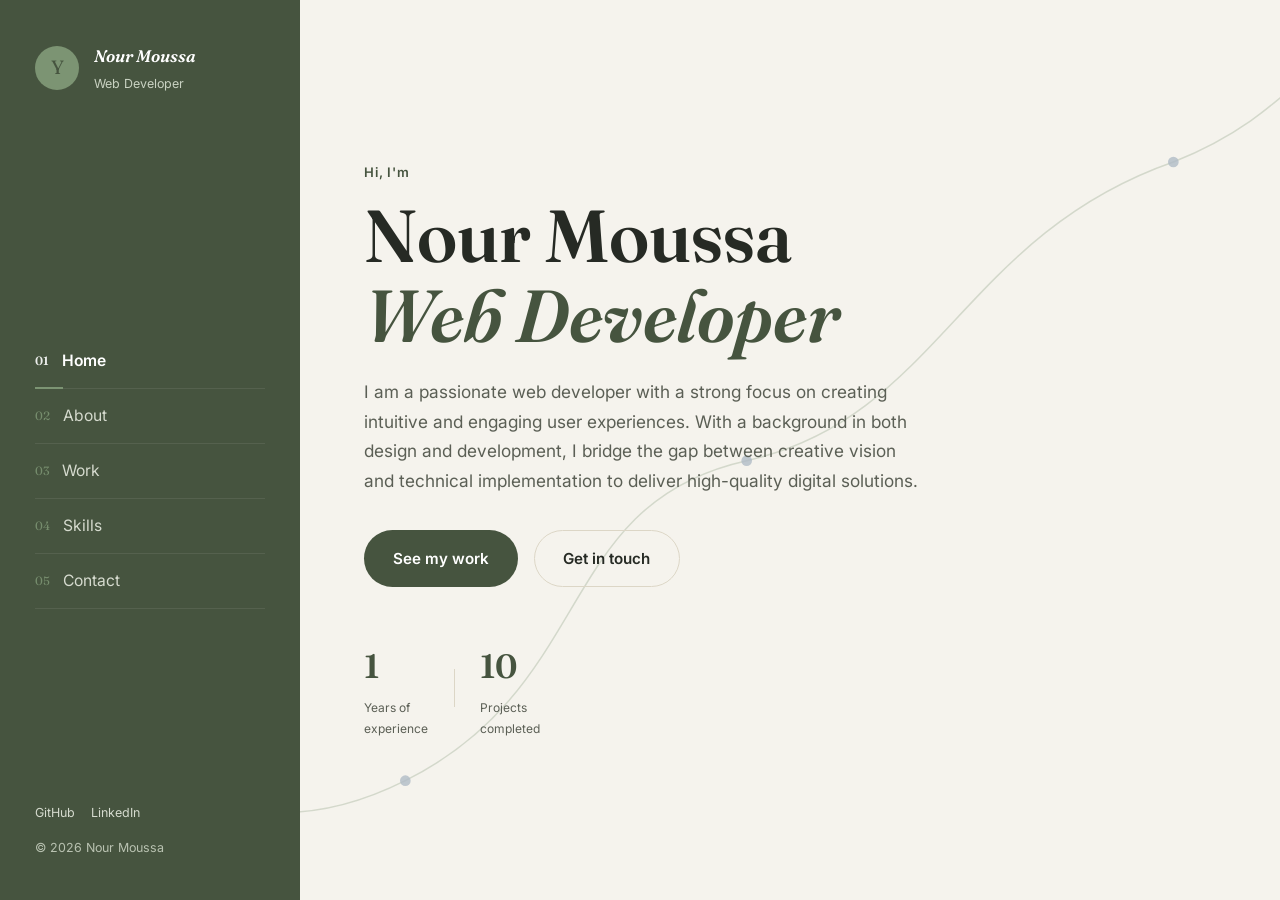
<file: index.html>
<!DOCTYPE html>
<html lang="en" dir="ltr">
<head>
<meta charset="UTF-8">
<meta name="viewport" content="width=device-width, initial-scale=1.0">
<title>Nour — Portfolio</title>
<meta name="description" content="Personal portfolio — edit this description">

<link rel="preconnect" href="https://fonts.googleapis.com">
<link rel="preconnect" href="https://fonts.gstatic.com" crossorigin>
<link href="https://fonts.googleapis.com/css2?family=Fraunces:ital,opsz,wght@0,9..144,300;0,9..144,500;0,9..144,600;1,9..144,500&family=Inter:wght@300;400;500;600;700&display=swap" rel="stylesheet">

<link rel="stylesheet" href="./css/style.css">
</head>
<body data-page="home">

<svg class="bg-vine" viewBox="0 0 1200 900" preserveAspectRatio="xMidYMid slice" aria-hidden="true">
  <path class="vine-path" d="M -50,780 C 150,700 200,850 380,760 C 560,670 520,500 700,460 C 880,420 900,250 1100,180 C 1200,140 1220,90 1300,40" />
  <circle class="vine-dot" cx="380" cy="760" r="5"/>
  <circle class="vine-dot" cx="700" cy="460" r="5"/>
  <circle class="vine-dot" cx="1100" cy="180" r="5"/>
</svg>
<div class="cursor-glow" id="cursorGlow"></div>

<div class="app">

  <!-- ============ Sidebar — identical on every page ============ -->
  <header class="sidebar">
    <a href="index.html" class="brand">
      <span class="brand-mark">Y</span>
      <span class="brand-text">
        <strong><em>Nour Moussa</em></strong>
        <small>Web Developer</small>
      </span>
    </a>

    <button class="nav-toggle" id="navToggle" aria-label="Open menu" aria-expanded="false">
      <span></span><span></span><span></span>
    </button>

    <nav class="nav" id="mainNav">
      <ul>
        <li><a href="index.html" class="nav-link is-active"><span class="nav-index">01</span>Home</a></li>
        <li><a href="about.html" class="nav-link"><span class="nav-index">02</span>About</a></li>
        <li><a href="work.html" class="nav-link"><span class="nav-index">03</span>Work</a></li>
        <li><a href="skills.html" class="nav-link"><span class="nav-index">04</span>Skills</a></li>
        <li><a href="contact.html" class="nav-link"><span class="nav-index">05</span>Contact</a></li>
      </ul>
    </nav>

    <div class="sidebar-footer">
      <div class="social-mini">
        <a href="#" target="_blank" rel="noopener">GitHub</a>
        <a href="#" target="_blank" rel="noopener">LinkedIn</a>
      </div>
      <span class="copyright">© <span id="year"></span> Nour Moussa</span>
    </div>
  </header>

  <!-- ============ Home page content ============ -->
  <main class="stage">
    <section class="page">
      <div class="page-inner hero">
        <p class="eyebrow reveal d1">Hi, I'm</p>
        <h1 class="hero-title reveal d2">
          <span class="hero-title-line">Nour Moussa</span>
          <span class="hero-title-line accent">Web Developer</span>
        </h1>
        <p class="hero-desc reveal d3">
         I am a passionate web developer with a strong focus on creating
                intuitive and engaging user experiences. With a background in
                both design and development, I bridge the gap between creative
                vision and technical implementation to deliver high-quality
                digital solutions.
        </p>
        <div class="hero-actions reveal d4">
          <a href="work.html" class="btn btn-primary">See my work</a>
          <a href="contact.html" class="btn btn-ghost">Get in touch</a>
        </div>

        <div class="hero-meta reveal d5">
          <div class="meta-item">
            <span class="meta-num" data-count="1">0</span>
            <span class="meta-label">Years of<br>experience</span>
          </div>
          <div class="meta-divider"></div>
          <div class="meta-item">
            <span class="meta-num" data-count="12">0</span>
            <span class="meta-label">Projects<br>completed</span>
          </div>
          </section>
  </main>
</div>

<script src="./js/script.js"></script>
</body>
</html>
</file>
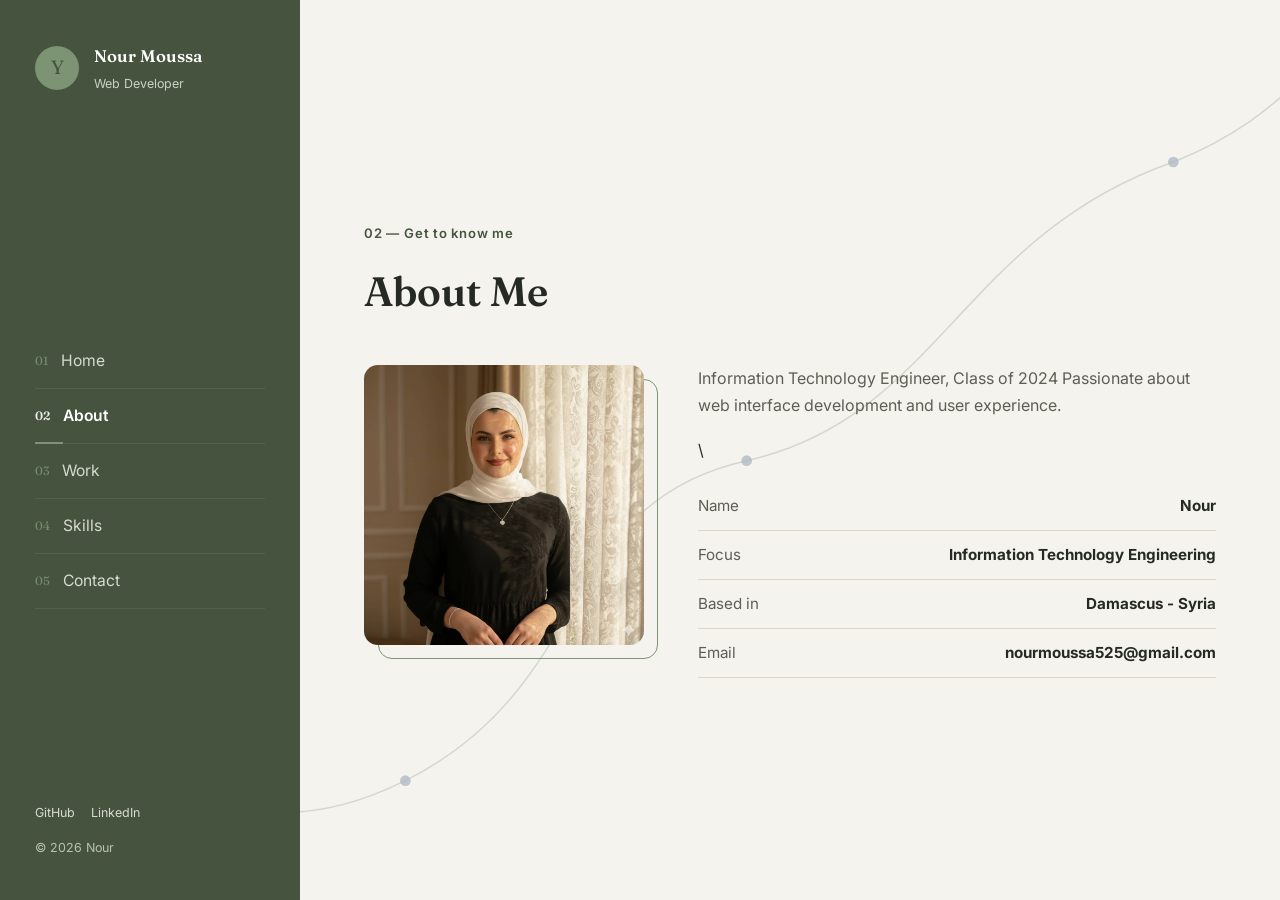
<file: about.html>
<!DOCTYPE html>
<html lang="en" dir="ltr">
<head>
<meta charset="UTF-8">
<meta name="viewport" content="width=device-width, initial-scale=1.0">
<title>About — Nour</title>
<meta name="description" content="About me — edit this description">

<link rel="preconnect" href="https://fonts.googleapis.com">
<link rel="preconnect" href="https://fonts.gstatic.com" crossorigin>
<link href="https://fonts.googleapis.com/css2?family=Fraunces:ital,opsz,wght@0,9..144,300;0,9..144,500;0,9..144,600;1,9..144,500&family=Inter:wght@300;400;500;600;700&display=swap" rel="stylesheet">

<link rel="stylesheet" href="./css/style.css">
</head>
<body data-page="about">

<svg class="bg-vine" viewBox="0 0 1200 900" preserveAspectRatio="xMidYMid slice" aria-hidden="true">
  <path class="vine-path" d="M -50,780 C 150,700 200,850 380,760 C 560,670 520,500 700,460 C 880,420 900,250 1100,180 C 1200,140 1220,90 1300,40" />
  <circle class="vine-dot" cx="380" cy="760" r="5"/>
  <circle class="vine-dot" cx="700" cy="460" r="5"/>
  <circle class="vine-dot" cx="1100" cy="180" r="5"/>
</svg>
<div class="cursor-glow" id="cursorGlow"></div>

<div class="app">

  <header class="sidebar">
    <a href="index.html" class="brand">
      <span class="brand-mark">Y</span>
      <span class="brand-text">
        <strong>Nour Moussa</strong>
        <small>Web Developer</small>
      </span>
    </a>

    <button class="nav-toggle" id="navToggle" aria-label="Open menu" aria-expanded="false">
      <span></span><span></span><span></span>
    </button>

    <nav class="nav" id="mainNav">
      <ul>
        <li><a href="index.html" class="nav-link"><span class="nav-index">01</span>Home</a></li>
        <li><a href="about.html" class="nav-link is-active"><span class="nav-index">02</span>About</a></li>
        <li><a href="work.html" class="nav-link"><span class="nav-index">03</span>Work</a></li>
        <li><a href="skills.html" class="nav-link"><span class="nav-index">04</span>Skills</a></li>
        <li><a href="contact.html" class="nav-link"><span class="nav-index">05</span>Contact</a></li>
      </ul>
    </nav>

    <div class="sidebar-footer">
      <div class="social-mini">
        <a href="#" target="_blank" rel="noopener">GitHub</a>
        <a href="#" target="_blank" rel="noopener">LinkedIn</a>
      </div>
      <span class="copyright">© <span id="year"></span> Nour</span>
    </div>
  </header>

  <main class="stage">
    <section class="page">
      <div class="page-inner">
        <p class="eyebrow reveal d1">02 — Get to know me</p>
        <h2 class="section-title reveal d2">About Me</h2>

        <div class="about-grid">
          <div class="about-photo reveal d3">
            <!-- Put your photo here: replace the link with your own image path -->
            <img src="./img/profile.jpeg" alt="Your portrait">
            <div class="photo-frame"></div>
          </div>

          <div class="about-text reveal d4">
            <p>
               Information Technology Engineer, Class of 2024
               Passionate about web interface development and user experience.
            </p>
           \
            <ul class="facts">
              <li><span>Name</span><strong>Nour</strong></li>
              <li><span>Focus</span><strong>Information Technology Engineering</strong></li>
              <li><span>Based in</span><strong>Damascus - Syria</strong></li>
              <li><span>Email</span><strong>nourmoussa525@gmail.com</strong></li>
            </ul>
          </div>
        </div>
      </div>
    </section>
  </main>
</div>

<script src="./js/script.js"></script>
</body>
</html>
</file>
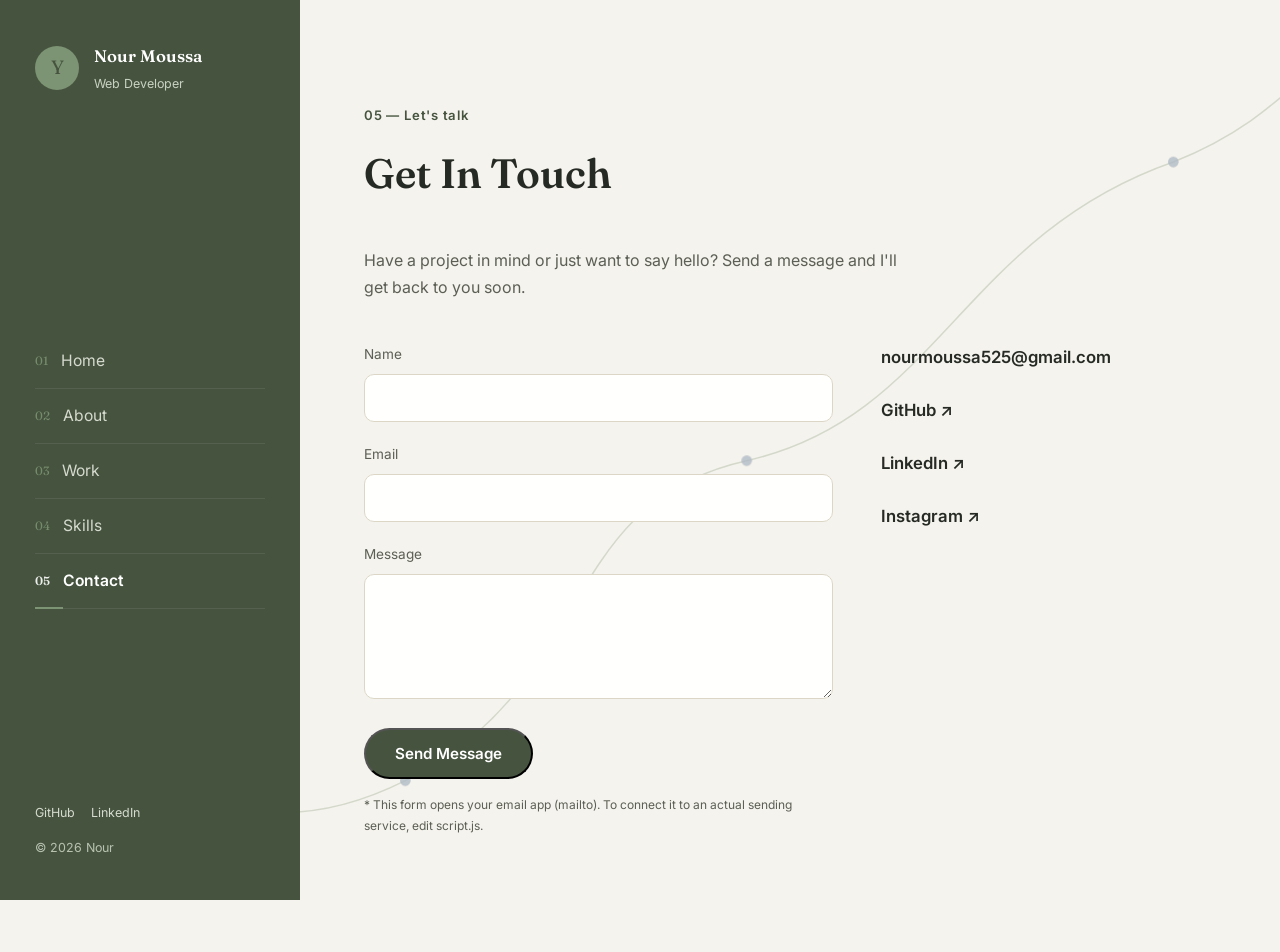
<file: contact.html>
<!DOCTYPE html>
<html lang="en" dir="ltr">
<head>
<meta charset="UTF-8">
<meta name="viewport" content="width=device-width, initial-scale=1.0">
<title>Contact — Nour</title>
<meta name="description" content="Get in touch — edit this description">

<link rel="preconnect" href="https://fonts.googleapis.com">
<link rel="preconnect" href="https://fonts.gstatic.com" crossorigin>
<link href="https://fonts.googleapis.com/css2?family=Fraunces:ital,opsz,wght@0,9..144,300;0,9..144,500;0,9..144,600;1,9..144,500&family=Inter:wght@300;400;500;600;700&display=swap" rel="stylesheet">

<link rel="stylesheet" href="./css/style.css">
</head>
<body data-page="contact">

<svg class="bg-vine" viewBox="0 0 1200 900" preserveAspectRatio="xMidYMid slice" aria-hidden="true">
  <path class="vine-path" d="M -50,780 C 150,700 200,850 380,760 C 560,670 520,500 700,460 C 880,420 900,250 1100,180 C 1200,140 1220,90 1300,40" />
  <circle class="vine-dot" cx="380" cy="760" r="5"/>
  <circle class="vine-dot" cx="700" cy="460" r="5"/>
  <circle class="vine-dot" cx="1100" cy="180" r="5"/>
</svg>
<div class="cursor-glow" id="cursorGlow"></div>

<div class="app">

  <header class="sidebar">
    <a href="index.html" class="brand">
      <span class="brand-mark">Y</span>
      <span class="brand-text">
        <strong>Nour Moussa</strong>
        <small>Web Developer</small>
      </span>
    </a>

    <button class="nav-toggle" id="navToggle" aria-label="Open menu" aria-expanded="false">
      <span></span><span></span><span></span>
    </button>

    <nav class="nav" id="mainNav">
      <ul>
        <li><a href="index.html" class="nav-link"><span class="nav-index">01</span>Home</a></li>
        <li><a href="about.html" class="nav-link"><span class="nav-index">02</span>About</a></li>
        <li><a href="work.html" class="nav-link"><span class="nav-index">03</span>Work</a></li>
        <li><a href="skills.html" class="nav-link"><span class="nav-index">04</span>Skills</a></li>
        <li><a href="contact.html" class="nav-link is-active"><span class="nav-index">05</span>Contact</a></li>
      </ul>
    </nav>

    <div class="sidebar-footer">
      <div class="social-mini">
        <a href="#" target="_blank" rel="noopener">GitHub</a>
        <a href="#" target="_blank" rel="noopener">LinkedIn</a>
      </div>
      <span class="copyright">© <span id="year"></span> Nour
    </span>
    </div>
  </header>

  <main class="stage">
    <section class="page">
      <div class="page-inner">
        <p class="eyebrow reveal d1">05 — Let's talk</p>
        <h2 class="section-title reveal d2">Get In Touch</h2>
        <p class="contact-lead reveal d3">
          Have a project in mind or just want to say hello? Send a message and I'll get back to you soon.
        </p>

        <div class="contact-grid">
          <form class="contact-form reveal d4" id="contactForm">
            <div class="field">
              <label for="name">Name</label>
              <input type="text" id="name" name="name" required>
            </div>
            <div class="field">
              <label for="email">Email</label>
              <input type="email" id="email" name="email" required>
            </div>
            <div class="field">
              <label for="message">Message</label>
              <textarea id="message" name="message" rows="5" required></textarea>
            </div>
            <button type="submit" class="btn btn-primary">Send Message</button>
            <p class="form-note">* This form opens your email app (mailto). To connect it to an actual sending service, edit script.js.</p>
          </form>

          <div class="contact-side reveal d5">
            <a class="contact-link" href="mailto:you@example.com">nourmoussa525@gmail.com</a>
            <a class="contact-link" href="#" target="_blank" rel="noopener">GitHub ↗</a>
            <a class="contact-link" href="#" target="_blank" rel="noopener">LinkedIn ↗</a>
            <a class="contact-link" href="#" target="_blank" rel="noopener">Instagram ↗</a>
          </div>
        </div>
      </div>
    </section>
  </main>
</div>

<script src="./js/script.js"></script>
</body>
</html>
</file>
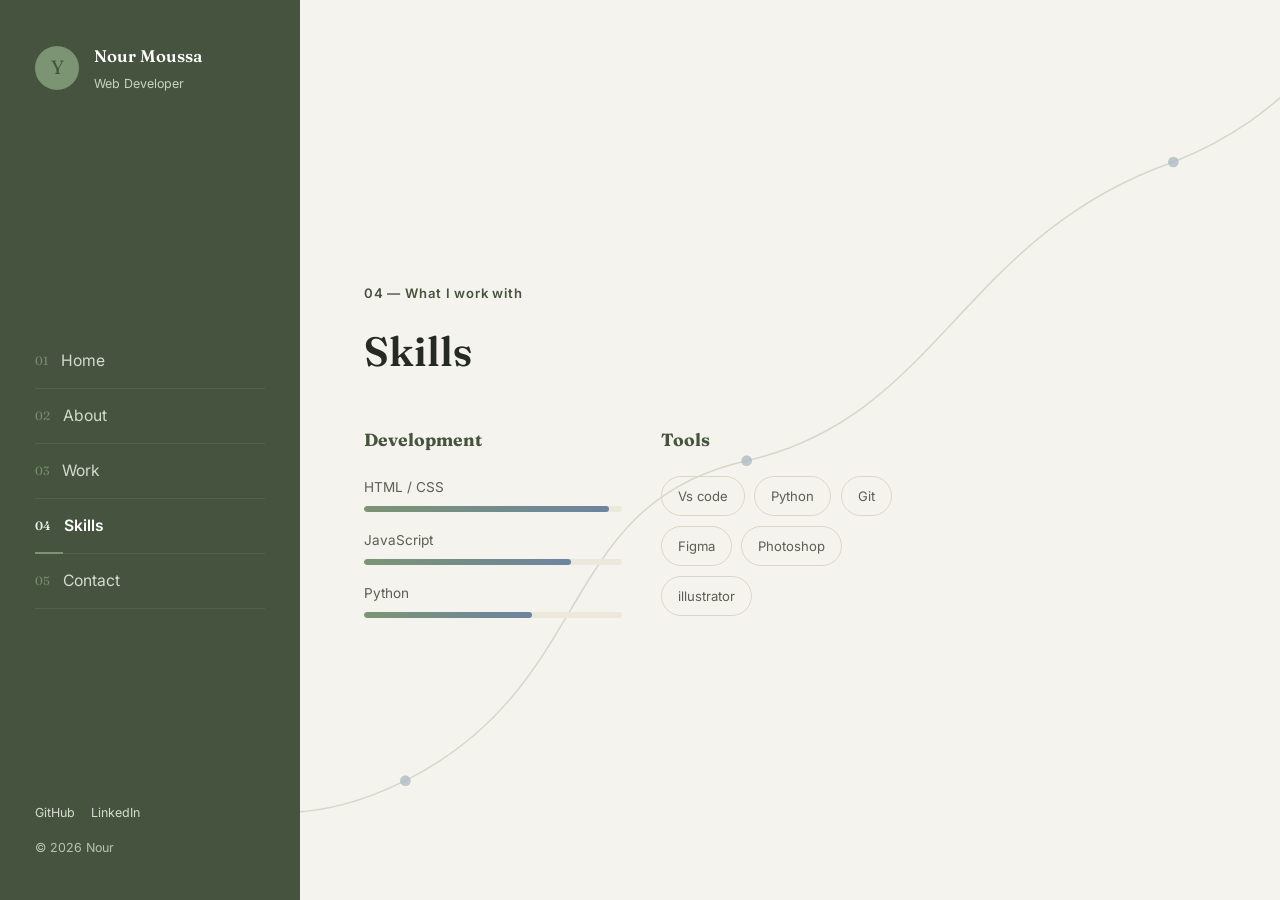
<file: skills.html>
<!DOCTYPE html>
<html lang="en" dir="ltr">
<head>
<meta charset="UTF-8">
<meta name="viewport" content="width=device-width, initial-scale=1.0">
<title>Skills — Nour</title>
<meta name="description" content="Skills and tools — edit this description">

<link rel="preconnect" href="https://fonts.googleapis.com">
<link rel="preconnect" href="https://fonts.gstatic.com" crossorigin>
<link href="https://fonts.googleapis.com/css2?family=Fraunces:ital,opsz,wght@0,9..144,300;0,9..144,500;0,9..144,600;1,9..144,500&family=Inter:wght@300;400;500;600;700&display=swap" rel="stylesheet">

<link rel="stylesheet" href="./css/style.css">
</head>
<body data-page="skills">

<svg class="bg-vine" viewBox="0 0 1200 900" preserveAspectRatio="xMidYMid slice" aria-hidden="true">
  <path class="vine-path" d="M -50,780 C 150,700 200,850 380,760 C 560,670 520,500 700,460 C 880,420 900,250 1100,180 C 1200,140 1220,90 1300,40" />
  <circle class="vine-dot" cx="380" cy="760" r="5"/>
  <circle class="vine-dot" cx="700" cy="460" r="5"/>
  <circle class="vine-dot" cx="1100" cy="180" r="5"/>
</svg>
<div class="cursor-glow" id="cursorGlow"></div>

<div class="app">

  <header class="sidebar">
    <a href="index.html" class="brand">
      <span class="brand-mark">Y</span>
      <span class="brand-text">
        <strong>Nour Moussa</strong>
        <small>Web Developer</small>
      </span>
    </a>

    <button class="nav-toggle" id="navToggle" aria-label="Open menu" aria-expanded="false">
      <span></span><span></span><span></span>
    </button>

    <nav class="nav" id="mainNav">
      <ul>
        <li><a href="index.html" class="nav-link"><span class="nav-index">01</span>Home</a></li>
        <li><a href="about.html" class="nav-link"><span class="nav-index">02</span>About</a></li>
        <li><a href="work.html" class="nav-link"><span class="nav-index">03</span>Work</a></li>
        <li><a href="skills.html" class="nav-link is-active"><span class="nav-index">04</span>Skills</a></li>
        <li><a href="contact.html" class="nav-link"><span class="nav-index">05</span>Contact</a></li>
      </ul>
    </nav>

    <div class="sidebar-footer">
      <div class="social-mini">
        <a href="#" target="_blank" rel="noopener">GitHub</a>
        <a href="#" target="_blank" rel="noopener">LinkedIn</a>
      </div>
      <span class="copyright">© <span id="year"></span> Nour</span>
    </div>
  </header>

  <main class="stage">
    <section class="page">
      <div class="page-inner">
        <p class="eyebrow reveal d1">04 — What I work with</p>
        <h2 class="section-title reveal d2">Skills</h2>

        <div class="skills-grid">
       
          <div class="skill-group reveal d4">
            <h3>Development</h3>
            <ul class="skill-bars">
              <li><span class="skill-name">HTML / CSS</span><span class="skill-bar"><i style="--v:95%"></i></span></li>
              <li><span class="skill-name">JavaScript</span><span class="skill-bar"><i style="--v:80%"></i></span></li>
              <li><span class="skill-name">Python</span><span class="skill-bar"><i style="--v:65%"></i></span></li>
            </ul>
          </div>
          <div class="skill-group reveal d5">
            <h3>Tools</h3>
            <div class="skill-chips">
              <span>Vs code</span><span>Python</span><span>Git</span><span>Figma</span><span>Photoshop</span><span>illustrator</span>
            </div>
          </div>
        </div>
      </div>
    </section>
  </main>
</div>

<script src="./js/script.js"></script>
</body>
</html>
</file>
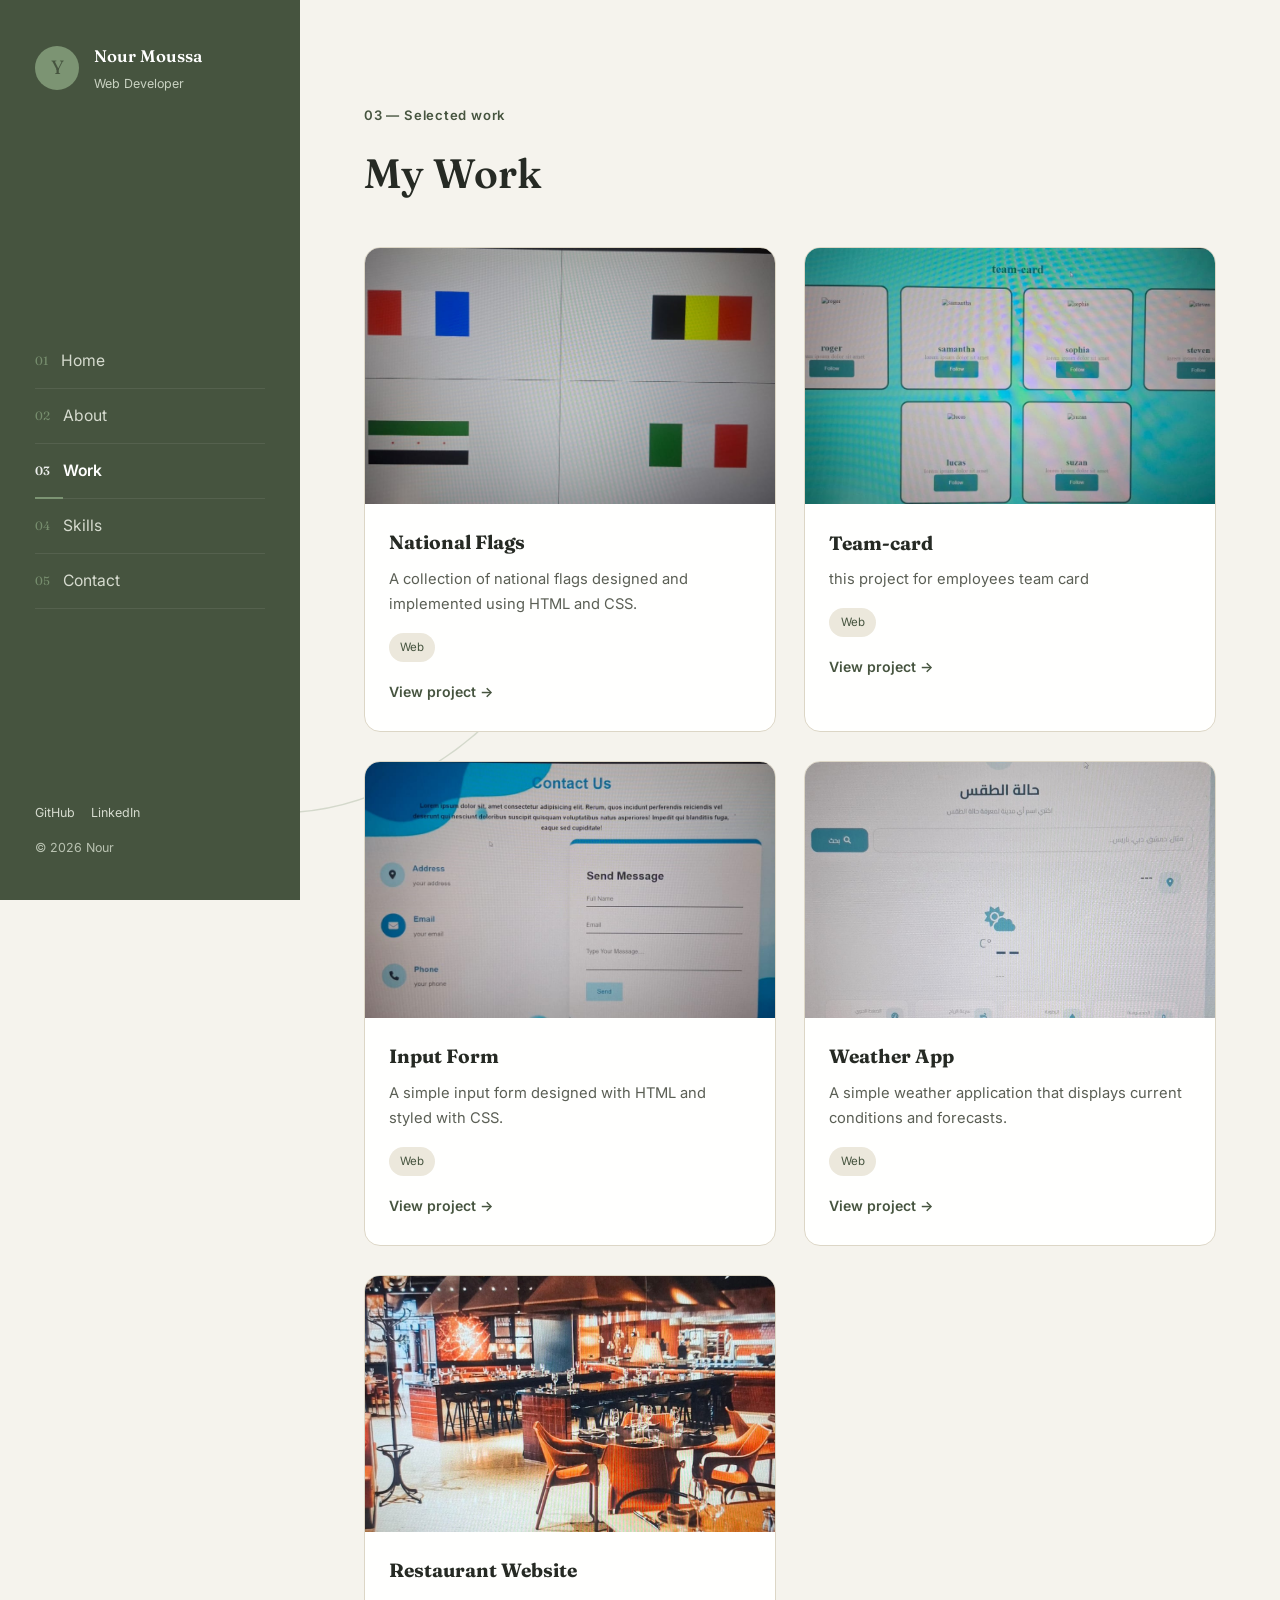
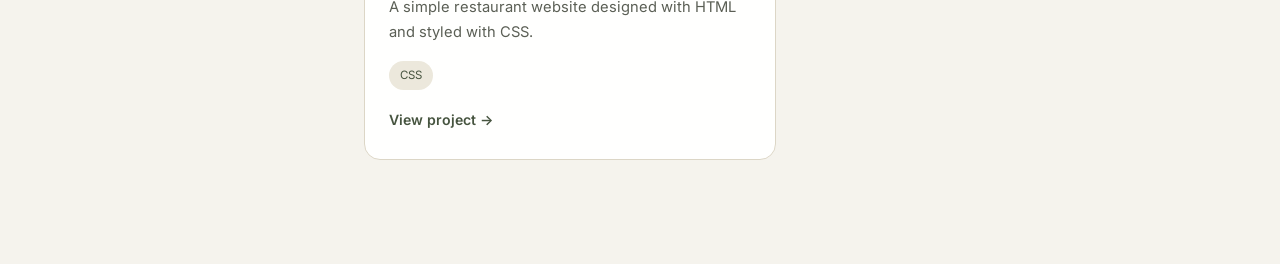
<file: work.html>
<!doctype html>
<html lang="en" dir="ltr">
  <head>
    <meta charset="UTF-8" />
    <meta name="viewport" content="width=device-width, initial-scale=1.0" />
    <title>Work — Nour</title>
    <meta
      name="description"
      content="Selected projects — edit this description"
    />

    <link rel="preconnect" href="https://fonts.googleapis.com" />
    <link rel="preconnect" href="https://fonts.gstatic.com" crossorigin />
    <link
      href="https://fonts.googleapis.com/css2?family=Fraunces:ital,opsz,wght@0,9..144,300;0,9..144,500;0,9..144,600;1,9..144,500&family=Inter:wght@300;400;500;600;700&display=swap"
      rel="stylesheet"
    />

    <link rel="stylesheet" href="./css/style.css" />
  </head>
  <body data-page="work">
    <svg
      class="bg-vine"
      viewBox="0 0 1200 900"
      preserveAspectRatio="xMidYMid slice"
      aria-hidden="true"
    >
      <path
        class="vine-path"
        d="M -50,780 C 150,700 200,850 380,760 C 560,670 520,500 700,460 C 880,420 900,25₀ 11₀₀,18₀ C 12₀₀,14₀ 12₂₀,9₀ 13₀₀,4₀"
      />
      <circle class="vine-dot" cx="38₀" cy="76₀" r="5" />
      <circle class="vine-dot" cx="7₀₀" cy="46₀" r="5" />
      <circle class="vine-dot" cx="11₀₀" cy="18₀" r="5" />
    </svg>
    <div class="cursor-glow" id="cursorGlow"></div>

    <div class="app">
      <header class="sidebar">
        <a href="index.html" class="brand">
          <span class="brand-mark">Y</span>
          <span class="brand-text">
            <strong>Nour Moussa</strong>
            <small>Web Developer</small>
          </span>
        </a>

        <button
          class="nav-toggle"
          id="navToggle"
          aria-label="Open menu"
          aria-expanded="false"
        >
          <span></span><span></span><span></span>
        </button>

        <nav class="nav" id="mainNav">
          <ul>
            <li>
              <a href="index.html" class="nav-link"
                ><span class="nav-index">01</span>Home</a
              >
            </li>
            <li>
              <a href="about.html" class="nav-link"
                ><span class="nav-index">02</span>About</a
              >
            </li>
            <li>
              <a href="work.html" class="nav-link is-active"
                ><span class="nav-index">03</span>Work</a
              >
            </li>
            <li>
              <a href="skills.html" class="nav-link"
                ><span class="nav-index">04</span>Skills</a
              >
            </li>
            <li>
              <a href="contact.html" class="nav-link"
                ><span class="nav-index">05</span>Contact</a
              >
            </li>
          </ul>
        </nav>

        <div class="sidebar-footer">
          <div class="social-mini">
            <a href="#" target="_blank" rel="noopener">GitHub</a>
            <a href="#" target="_blank" rel="noopener">LinkedIn</a>
          </div>
          <span class="copyright">© <span id="year"></span> Nour</span>
        </div>
      </header>

      <main class="stage">
        <section class="page">
          <div class="page-inner">
            <p class="eyebrow reveal d1">03 — Selected work</p>
            <h2 class="section-title reveal d2">My Work</h2>

            <div class="work-grid">
              <article class="work-card reveal on-scroll">
                <div class="work-media">
                  <img src="./img/WhatsApp Image 2026-08-27 at 12.27.02 PM (3).jpeg" alt="task-7" />
                </div>
                <div class="work-body">
                  <h3>National Flags</h3>
                  <p>
                    A collection of national flags designed and implemented
                    using HTML and CSS.
                  </p>
                  <div class="tags"><span>Web</span></div>
                  <a
                    href="https://github.com/nourmoussa525-jpg/task-7"
                    class="work-link"
                    target="_blank"
                    rel="noopener"
                    >View project →</a
                  >
                </div>
              </article>

              <article class="work-card reveal on-scroll">
                <div class="work-media">
                  <img src="./img/WhatsApp Image 2026-08-27 at 12.27.02 PM (1).jpeg" alt="task-8" />
                </div>
                <div class="work-body">
                  <h3> Team-card</h3>
                  <p>
                  this project for employees team card 
                  </p>
                  <div class="tags"><span>Web</span></div>
                  <a
                    href="https://github.com/nourmoussa525-jpg/task-8"
                    class="work-link"
                    target="_blank"
                    rel="noopener"
                    >View project →</a
                  >
                </div>
              </article>

              <article class="work-card reveal on-scroll">
                <div class="work-media">
                  <img src="./img/WhatsApp Image 2026-08-27 at 12.27.01 PM.jpeg" alt="task-10" />
                </div>
                <div class="work-body">
                  <h3>Input Form</h3>
                  <p>
                    A simple input form designed with HTML and styled with CSS.
                  </p>
                  <div class="tags"><span>Web</span></div>
                  <a
                    href="https://github.com/nourmoussa525-jpg/task-10"
                    class="work-link"
                    target="_blank"
                    rel="noopener"
                    >View project →</a
                  >
                </div>
              </article>

              <article class="work-card reveal on-scroll">
                <div class="work-media">
                  <img src="./img/WhatsApp Image 2026-08-27 at 12.27.02 PM.jpeg" alt="task-11" />
                </div>
                <div class="work-body">
                  <h3>Weather App</h3>
                  <p>
                    A simple weather application that displays current
                    conditions and forecasts.
                  </p>
                  <div class="tags"><span>Web</span></div>
                  <a
                    href="https://github.com/nourmoussa525-jpg/task-11"
                    class="work-link"
                    target="_blank"
                    rel="noopener"
                    >View project →</a
                  >
                </div>
              </article>

              <article class="work-card reveal on-scroll">
                <div class="work-media">
                  <img
                    src="./img/WhatsApp Image 2026-08-27 at 12.27.02 PM (2).jpeg"
                    alt="task-12"
                  />
                </div>
                <div class="work-body">
                  <h3>Restaurant Website</h3>
                  <p>
                    A simple restaurant website designed with HTML and styled
                    with CSS.
                  </p>
                  <div class="tags"><span>CSS</span></div>
                  <a
                    href="https://github.com/nourmoussa525-jpg/task-12"
                    class="work-link"
                    target="_blank"
                    rel="noopener"
                    >View project →</a
                  >
                </div>
              </article>
            </div>
          </div>
        </section>
      </main>
    </div>

    <script src="./js/script.js"></script>
  </body>
</html>
</file>
<file: css/style.css>
/* =========================================================
   نظام التصميم (Design Tokens)
   عدّل الألوان من هنا وسيتغيّر الموقع كامل
========================================================= */
:root{
  --bg:        #F5F3ED;
  --bg-soft:   #ECE8DC;
  --ink:       #262A24;
  --ink-soft:  #5B5F55;
  --sage:      #7C9473;
  --sage-deep: #46543F;
  --blue:      #6D84A0;
  --line:      #DCD6C6;
  --paper:     #FFFFFE;

  --font-display: "Fraunces", serif;
  --font-body:    "Inter", sans-serif;

  --sidebar-w: 300px;
  --ease: cubic-bezier(.65,0,.35,1);
}

*{ box-sizing:border-box; }
html{ scroll-behavior:smooth; }

body{
  margin:0;
  background:var(--bg);
  color:var(--ink);
  font-family:var(--font-body);
  line-height:1.7;
  overflow-x:hidden;
}

img{ max-width:100%; display:block; }
a{ color:inherit; text-decoration:none; }
ul{ list-style:none; margin:0; padding:0; }
button{ font-family:inherit; cursor:pointer; }

::selection{ background:var(--sage); color:var(--paper); }

a:focus-visible, button:focus-visible, input:focus-visible, textarea:focus-visible{
  outline:2px solid var(--blue);
  outline-offset:3px;
  border-radius:4px;
}

/* =========================================================
   خلفية الكرمة العضوية (العنصر المميز)
========================================================= */
.bg-vine{
  position:fixed;
  inset:0;
  width:100%;
  height:100%;
  z-index:0;
  pointer-events:none;
  opacity:.5;
}
.vine-path{
  fill:none;
  stroke:var(--sage);
  stroke-width:1.4;
  stroke-linecap:round;
  stroke-dasharray:2400;
  stroke-dashoffset:2400;
  animation:draw-vine 3.6s var(--ease) forwards .2s;
  opacity:.55;
}
.vine-dot{
  fill:var(--blue);
  opacity:0;
  animation:dot-in .6s ease forwards;
}
.vine-dot:nth-of-type(2){ animation-delay:1.6s; }
.vine-dot:nth-of-type(3){ animation-delay:2.6s; }
.vine-dot:nth-of-type(4){ animation-delay:3.4s; }

@keyframes draw-vine{ to{ stroke-dashoffset:0; } }
@keyframes dot-in{ to{ opacity:.8; } }

.cursor-glow{
  position:fixed;
  width:420px; height:420px;
  border-radius:50%;
  background:radial-gradient(circle, rgba(124,148,115,.16), transparent 70%);
  pointer-events:none;
  z-index:1;
  transform:translate(-50%,-50%);
  transition:opacity .4s ease;
  will-change:transform;
}

/* =========================================================
   الهيكل العام
========================================================= */
.app{
  position:relative;
  z-index:2;
  display:flex;
  min-height:100vh;
}

/* ---------- الشريط الجانبي ---------- */
.sidebar{
  width:var(--sidebar-w);
  flex-shrink:0;
  background:var(--sage-deep);
  color:#EFEEE3;
  padding:2.6rem 2.2rem;
  display:flex;
  flex-direction:column;
  justify-content:space-between;
  position:fixed;
  inset-inline-start:0;
  top:0;
  bottom:0;
  overflow-y:auto;
}

.brand{
  display:flex;
  align-items:center;
  gap:.9rem;
}
.brand-mark{
  width:44px; height:44px;
  border-radius:50%;
  background:var(--sage);
  color:var(--sage-deep);
  font-family:var(--font-display);
  font-size:1.2rem;
  display:flex; align-items:center; justify-content:center;
  flex-shrink:0;
}
.brand-text strong{
  display:block;
  font-family:var(--font-display);
  font-size:1.05rem;
  font-weight:600;
  color:#fff;
}
.brand-text small{
  display:block;
  font-size:.78rem;
  color:#C9D2C2;
  margin-top:.15rem;
}

.nav-toggle{
  display:none;
  flex-direction:column;
  gap:5px;
  background:none;
  border:none;
  position:absolute;
  inset-inline-end:1.4rem;
  top:1.8rem;
}
.nav-toggle span{
  width:24px; height:2px; background:#fff; border-radius:2px;
  transition:transform .3s var(--ease), opacity .3s var(--ease);
}

.nav{ margin-top:3rem; }
.nav-link{
  display:flex;
  align-items:center;
  gap:.8rem;
  padding:.85rem 0;
  font-size:.98rem;
  color:#D6DBCF;
  border-bottom:1px solid rgba(255,255,255,.08);
  position:relative;
  transition:color .3s var(--ease), padding-inline-start .3s var(--ease);
}
.nav-index{
  font-family:var(--font-display);
  font-size:.75rem;
  color:var(--sage);
  opacity:.9;
}
.nav-link:hover{
  color:#fff;
  padding-inline-start:.4rem;
}
.nav-link.is-active{
  color:#fff;
  font-weight:600;
}
.nav-link.is-active .nav-index{
  color:#fff;
}
.nav-link.is-active::after{
  content:"";
  position:absolute;
  inset-inline-start:0;
  bottom:-1px;
  width:28px;
  height:2px;
  background:var(--sage);
}

.sidebar-footer{
  display:flex;
  flex-direction:column;
  gap:.9rem;
  font-size:.78rem;
  color:#B9C2B1;
}
.social-mini{ display:flex; gap:1rem; }
.social-mini a{ color:#D6DBCF; transition:color .25s ease; }
.social-mini a:hover{ color:var(--sage); }

/* ---------- منطقة المحتوى (كل ملف = صفحة كاملة) ---------- */
.stage{
  margin-inline-start:var(--sidebar-w);
  flex:1;
  min-height:100vh;
  position:relative;
}

.page{
  padding:4.5rem 5vw;
  min-height:100vh;
  display:flex;
  align-items:center;
}

.page-inner{
  max-width:920px;
  width:100%;
  margin-inline:auto;
  padding-block:2rem;
}

.eyebrow{
  font-size:.82rem;
  letter-spacing:.06em;
  color:var(--sage-deep);
  font-weight:600;
  margin:0 0 .8rem;
}

.section-title{
  font-family:var(--font-display);
  font-size:clamp(2rem, 3.2vw, 2.7rem);
  font-weight:600;
  margin:0 0 2.4rem;
  color:var(--ink);
}

/* =========================================================
   الانتقال بين الصفحات (تحميل كامل مع تلاشي)
========================================================= */
/* افتراضياً (بدون جافاسكريبت) كل شي ظاهر عادي بدون حركة —
   الحركة تُفعَّل فقط إذا نجح جافاسكريبت بالعمل وأضاف class="js-ready" على <html> */
.app{
  opacity:1;
  transform:none;
}
html.js-ready .app{
  opacity:0;
  transform:translateY(14px);
  transition:opacity .5s var(--ease), transform .5s var(--ease);
}
html.js-ready body.is-loaded .app{
  opacity:1;
  transform:translateY(0);
}
html.js-ready body.is-leaving .app{
  opacity:0;
  transform:translateY(-14px);
  transition:opacity .35s var(--ease), transform .35s var(--ease);
}

/* عناصر تظهر بالتتابع بعد اكتمال تحميل الصفحة (فقط لو جافاسكريبت شغّال) */
.reveal{
  opacity:1;
  transform:none;
}
html.js-ready .reveal{
  opacity:0;
  transform:translateY(18px);
  transition:opacity .7s var(--ease), transform .7s var(--ease);
}
html.js-ready body.is-loaded .reveal{
  opacity:1;
  transform:translateY(0);
}
.reveal.d1{ transition-delay:.05s; }
.reveal.d2{ transition-delay:.15s; }
.reveal.d3{ transition-delay:.25s; }
.reveal.d4{ transition-delay:.35s; }
.reveal.d5{ transition-delay:.45s; }

/* كشف عند التمرير (لبطاقات الأعمال والمهارات) */
.reveal.on-scroll.in-view{
  opacity:1;
  transform:translateY(0);
}

/* =========================================================
   الصفحة الرئيسية (Hero)
========================================================= */
.hero-title{
  font-family:var(--font-display);
  font-weight:600;
  font-size:clamp(2.6rem, 6vw, 4.6rem);
  line-height:1.08;
  margin:0 0 1.4rem;
}
.hero-title-line{ display:block; }
.hero-title-line.accent{
  color:var(--sage-deep);
  font-style:italic;
  position:relative;
}
.hero-desc{
  max-width:560px;
  color:var(--ink-soft);
  font-size:1.08rem;
  margin-bottom:2.2rem;
}

.hero-actions{
  display:flex;
  gap:1rem;
  margin-bottom:3.2rem;
  flex-wrap:wrap;
}

.btn{
  display:inline-flex;
  align-items:center;
  gap:.5rem;
  padding:.9rem 1.8rem;
  border-radius:100px;
  font-size:.95rem;
  font-weight:600;
  transition:transform .35s var(--ease), background .35s ease, color .35s ease, box-shadow .35s ease;
}
.btn-primary{
  background:var(--sage-deep);
  color:#fff;
}
.btn-primary:hover{
  background:var(--sage);
  color:var(--sage-deep);
  transform:translateY(-3px);
  box-shadow:0 12px 24px -12px rgba(70,84,63,.5);
}
.btn-ghost{
  background:transparent;
  color:var(--ink);
  border:1.5px solid var(--line);
}
.btn-ghost:hover{
  border-color:var(--sage-deep);
  transform:translateY(-3px);
}

.hero-meta{
  display:flex;
  align-items:center;
  gap:1.6rem;
  flex-wrap:wrap;
}
.meta-item{ display:flex; flex-direction:column; }
.meta-num{
  font-family:var(--font-display);
  font-size:2.1rem;
  color:var(--sage-deep);
  font-weight:600;
}
.meta-label{
  font-size:.75rem;
  color:var(--ink-soft);
  margin-top:.2rem;
}
.meta-divider{
  width:1px; height:38px;
  background:var(--line);
}

/* =========================================================
   نبذة عني
========================================================= */
.about-grid{
  display:grid;
  grid-template-columns:280px 1fr;
  gap:3.4rem;
  align-items:start;
}
.about-photo{ position:relative; }
.about-photo img{
  border-radius:14px;
  position:relative;
  z-index:1;
}
.photo-frame{
  position:absolute;
  inset:14px -14px -14px 14px;
  border:1.5px solid var(--sage);
  border-radius:14px;
  z-index:0;
}
.about-text p{
  color:var(--ink-soft);
  margin:0 0 1.1rem;
}
.facts{
  margin-top:1.8rem;
  display:grid;
  gap:.7rem;
}
.facts li{
  display:flex;
  justify-content:space-between;
  padding-bottom:.7rem;
  border-bottom:1px solid var(--line);
  font-size:.95rem;
}
.facts li span{ color:var(--ink-soft); }

/* =========================================================
   أعمالي
========================================================= */
.work-grid{
  display:grid;
  grid-template-columns:repeat(2, 1fr);
  gap:1.8rem;
}
.work-card{
  background:var(--paper);
  border-radius:16px;
  overflow:hidden;
  border:1px solid var(--line);
  transition:transform .45s var(--ease), box-shadow .45s var(--ease);
}
.work-card:hover{
  transform:translateY(-8px);
  box-shadow:0 24px 40px -24px rgba(38,42,36,.25);
}
.work-media{ overflow:hidden; aspect-ratio:16/10; }
.work-media img{
  width:100%; height:100%; object-fit:cover;
  transition:transform .6s var(--ease);
}
.work-card:hover .work-media img{ transform:scale(1.07); }
.work-body{ padding:1.4rem 1.5rem 1.6rem; }
.work-body h3{
  font-family:var(--font-display);
  margin:0 0 .5rem;
  font-size:1.2rem;
}
.work-body p{
  color:var(--ink-soft);
  font-size:.92rem;
  margin:0 0 1rem;
}
.tags{ display:flex; gap:.5rem; margin-bottom:1rem; flex-wrap:wrap; }
.tags span{
  font-size:.72rem;
  background:var(--bg-soft);
  color:var(--sage-deep);
  padding:.3rem .7rem;
  border-radius:100px;
}
.work-link{
  font-weight:600;
  font-size:.88rem;
  color:var(--sage-deep);
  display:inline-flex;
}
.work-link:hover{ color:var(--blue); }

/* =========================================================
   المهارات
========================================================= */
.skills-grid{
  display:grid;
  grid-template-columns:repeat(3, 1fr);
  gap:2.4rem;
}
.skill-group h3{
  font-family:var(--font-display);
  font-size:1.1rem;
  margin:0 0 1.3rem;
  color:var(--sage-deep);
}
.skill-bars{ display:grid; gap:1.1rem; }
.skill-name{
  display:block;
  font-size:.85rem;
  margin-bottom:.4rem;
  color:var(--ink-soft);
}
.skill-bar{
  display:block;
  height:6px;
  background:var(--bg-soft);
  border-radius:100px;
  overflow:hidden;
}
.skill-bar i{
  display:block;
  height:100%;
  width:var(--v);
  background:linear-gradient(90deg, var(--sage), var(--blue));
  border-radius:100px;
}
html.js-ready .skill-bar i{
  width:0;
  transition:width 1.1s var(--ease) .3s;
}
html.js-ready body.is-loaded .skill-bar i{ width:var(--v); }

.skill-chips{ display:flex; flex-wrap:wrap; gap:.6rem; }
.skill-chips span{
  font-size:.82rem;
  padding:.5rem 1rem;
  border-radius:100px;
  border:1px solid var(--line);
  color:var(--ink-soft);
  transition:border-color .3s ease, color .3s ease;
}
.skill-chips span:hover{
  border-color:var(--sage);
  color:var(--sage-deep);
}

/* =========================================================
   تواصل معي
========================================================= */
.contact-lead{
  color:var(--ink-soft);
  max-width:560px;
  margin-bottom:2.6rem;
}
.contact-grid{
  display:grid;
  grid-template-columns:1.4fr 1fr;
  gap:3rem;
}
.field{ margin-bottom:1.3rem; }
.field label{
  display:block;
  font-size:.85rem;
  margin-bottom:.5rem;
  color:var(--ink-soft);
}
.field input, .field textarea{
  width:100%;
  padding:.85rem 1rem;
  border-radius:10px;
  border:1.5px solid var(--line);
  background:var(--paper);
  font-family:inherit;
  font-size:.95rem;
  color:var(--ink);
  resize:vertical;
  transition:border-color .3s ease;
}
.field input:focus, .field textarea:focus{ border-color:var(--sage); }
.form-note{
  font-size:.75rem;
  color:var(--ink-soft);
  margin-top:1rem;
}
.contact-side{
  display:flex;
  flex-direction:column;
  gap:1rem;
  align-items:flex-start;
}
.contact-link{
  font-size:1.05rem;
  font-weight:600;
  padding-bottom:.4rem;
  border-bottom:2px solid transparent;
  transition:border-color .3s ease, color .3s ease;
}
.contact-link:hover{
  border-color:var(--sage);
  color:var(--sage-deep);
}

/* =========================================================
   الاستجابة للشاشات الصغيرة
========================================================= */
@media (max-width: 900px){
  .sidebar{
    width:100%;
    height:auto;
    position:fixed;
    top:0;
    bottom:auto;
    padding:1.2rem 1.5rem;
    flex-direction:row;
    align-items:center;
    z-index:20;
  }
  .nav-toggle{ display:flex; }
  .nav{
    position:fixed;
    inset-inline:0;
    top:76px;
    background:var(--sage-deep);
    margin:0;
    padding:1rem 1.5rem 2rem;
    max-height:0;
    overflow:hidden;
    transition:max-height .45s var(--ease);
  }
  .nav.is-open{ max-height:400px; }
  .sidebar-footer{ display:none; }
  .stage{ margin-inline-start:0; padding-top:76px; }
  .page{ padding:2.4rem 6vw; }
  .about-grid{ grid-template-columns:1fr; }
  .work-grid{ grid-template-columns:1fr; }
  .skills-grid{ grid-template-columns:1fr; gap:2rem; }
  .contact-grid{ grid-template-columns:1fr; }
  .cursor-glow{ display:none; }
}

@media (prefers-reduced-motion: reduce){
  *{ animation-duration:.01ms !important; animation-iteration-count:1 !important; transition-duration:.01ms !important; }
  html{ scroll-behavior:auto; }
}
</file>
